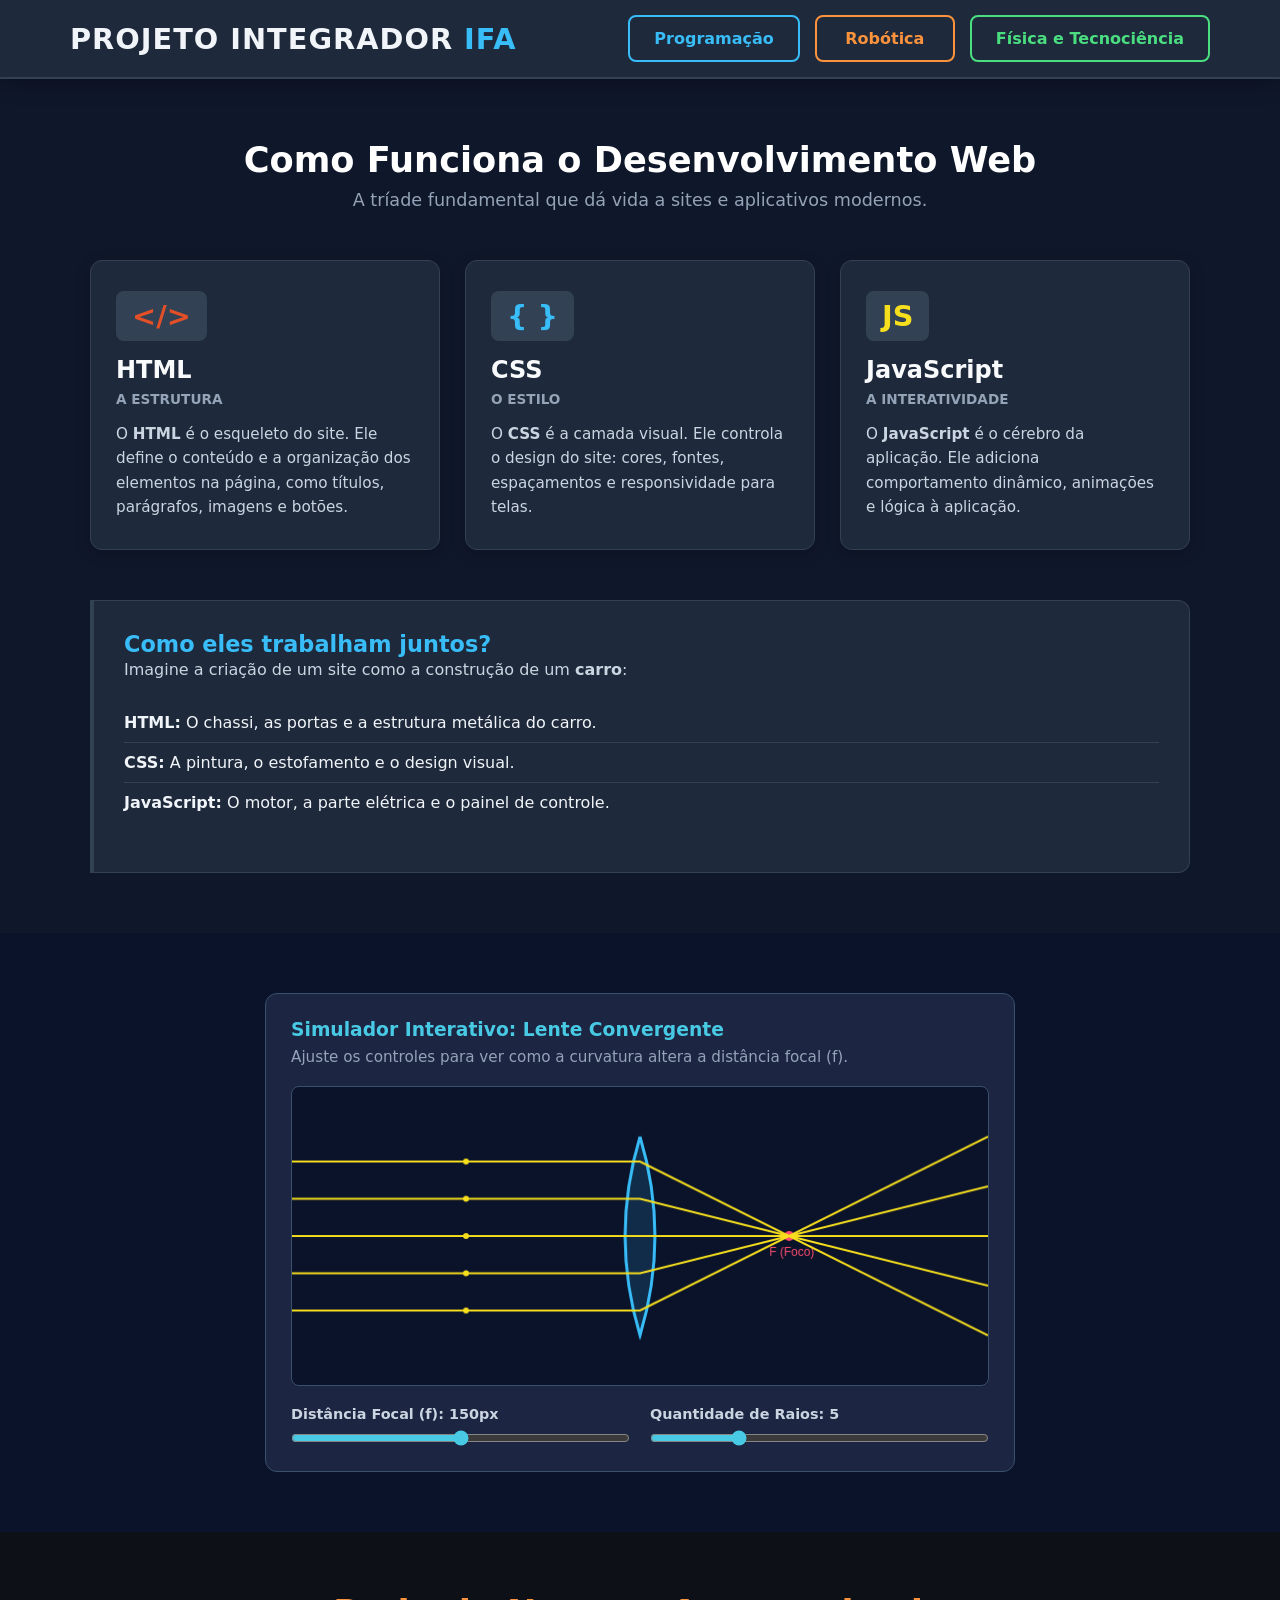
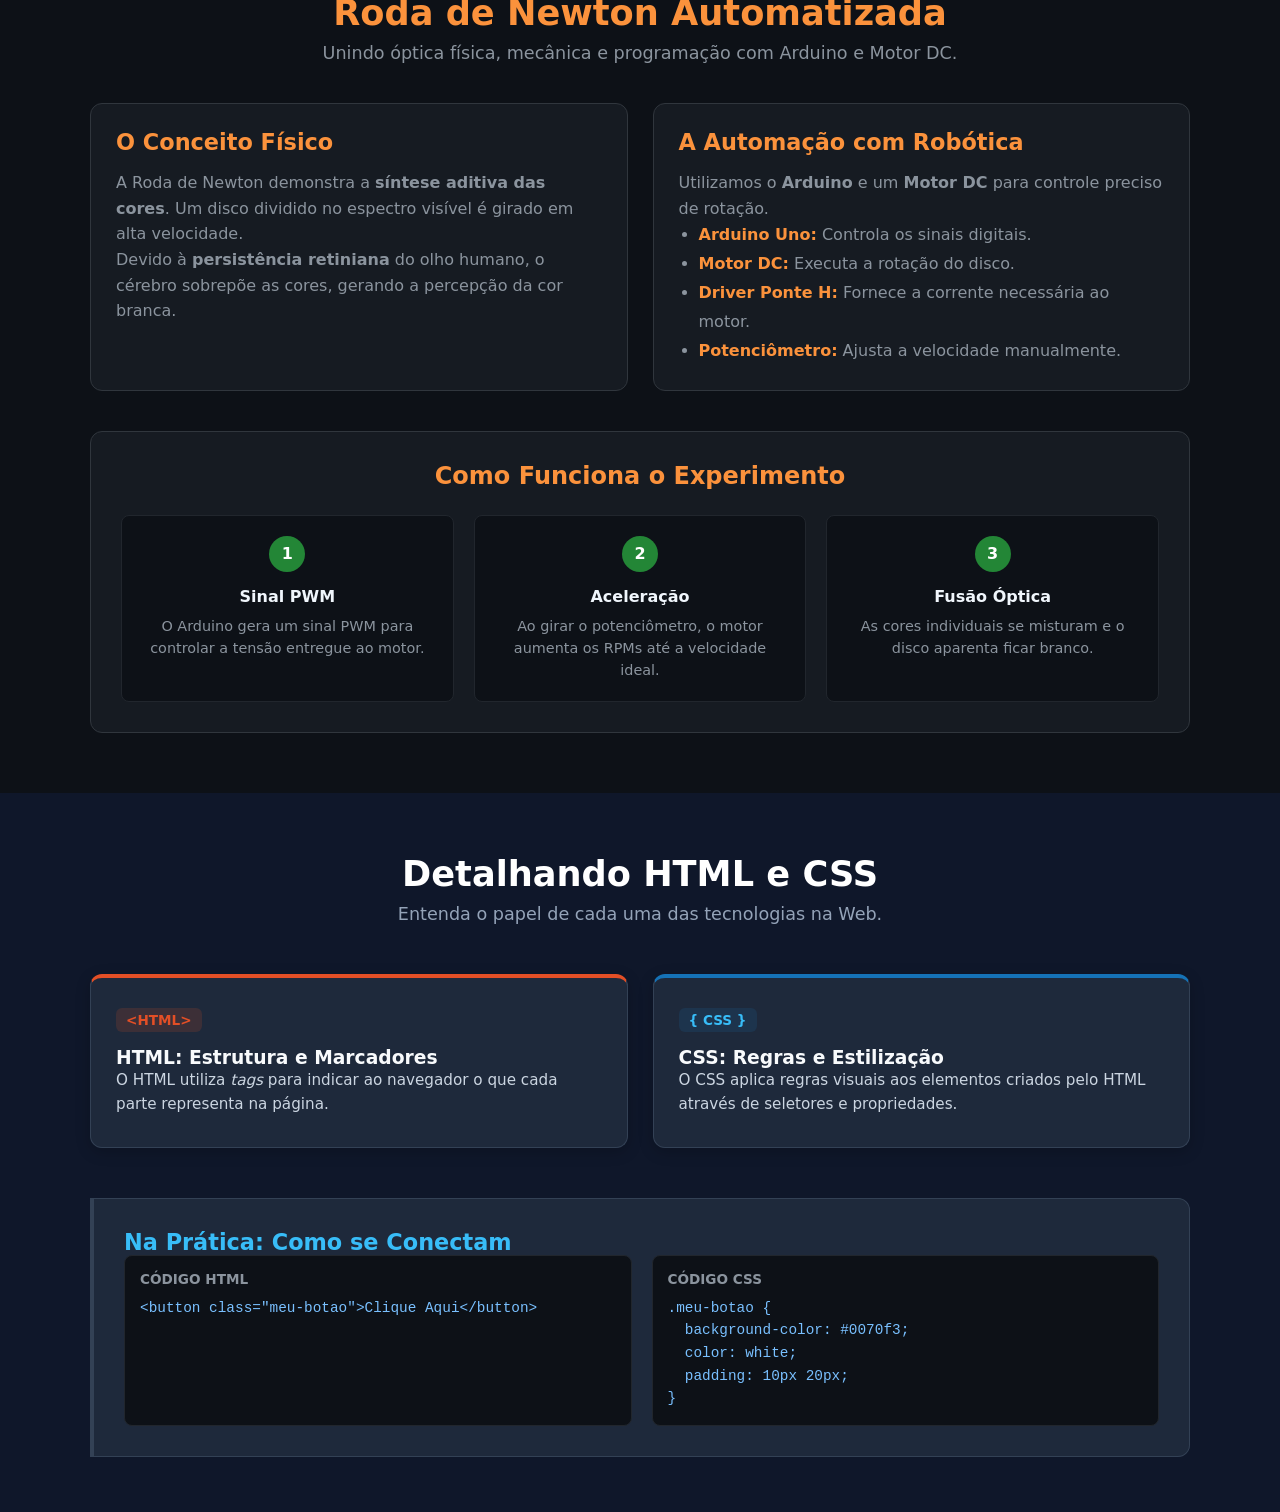
<file: index.html>
<!DOCTYPE html>
<html lang="pt-BR">

<head>
    <meta charset="UTF-8">
    <meta name="viewport" content="width=device-width, initial-scale=1.0">
    <title>Projeto Integrador IFA</title>
    <link rel="stylesheet" href="style.css">
</head>

<body>
    <header class="main-header">
        <div class="header-container">
            <h1 class="main-title">Projeto Integrador <span>IFA</span></h1>
            <nav class="nav-menu">
                <a href="#programacao" class="nav-btn btn-prog">Programação</a>
                <a href="#robotica" class="nav-btn btn-robo">Robótica</a>
                <a href="#fisica" class="nav-btn btn-fisica">Física e Tecnociência</a>
            </nav>
        </div>
    </header>

    <!-- Seção de Programação -->
    <section id="programacao" class="programacao-section">
        <div class="programacao-container">
            <div class="programacao-header">
                <h2>Como Funciona o Desenvolvimento Web</h2>
                <p>A tríade fundamental que dá vida a sites e aplicativos modernos.</p>
            </div>

            <div class="tech-cards">
                <article class="tech-card html-card">
                    <div class="tech-icon">&lt;/&gt;</div>
                    <h3>HTML</h3>
                    <span class="tech-tag">A Estrutura</span>
                    <p>O <strong>HTML</strong> é o esqueleto do site. Ele define o conteúdo e a organização dos elementos na página, como títulos, parágrafos, imagens e botões.</p>
                </article>

                <article class="tech-card css-card">
                    <div class="tech-icon">{ }</div>
                    <h3>CSS</h3>
                    <span class="tech-tag">O Estilo</span>
                    <p>O <strong>CSS</strong> é a camada visual. Ele controla o design do site: cores, fontes, espaçamentos e responsividade para telas.</p>
                </article>

                <article class="tech-card js-card">
                    <div class="tech-icon">JS</div>
                    <h3>JavaScript</h3>
                    <span class="tech-tag">A Interatividade</span>
                    <p>O <strong>JavaScript</strong> é o cérebro da aplicação. Ele adiciona comportamento dinâmico, animações e lógica à aplicação.</p>
                </article>
            </div>

            <div class="trabalho-juntos">
                <h3>Como eles trabalham juntos?</h3>
                <p>Imagine a criação de um site como a construção de um <strong>carro</strong>:</p>
                <ul class="analogia-list">
                    <li><strong>HTML:</strong> O chassi, as portas e a estrutura metálica do carro.</li>
                    <li><strong>CSS:</strong> A pintura, o estofamento e o design visual.</li>
                    <li><strong>JavaScript:</strong> O motor, a parte elétrica e o painel de controle.</li>
                </ul>
            </div>
        </div>
    </section>

    <!-- Seção de Física / Simulador -->
    <section id="fisica" class="fisica-section">
        <div class="simulador-container">
            <h3>Simulador Interativo: Lente Convergente</h3>
            <p>Ajuste os controles para ver como a curvatura altera a distância focal (f).</p>

            <div class="canvas-wrapper">
                <canvas id="lenteCanvas" width="700" height="300"></canvas>
            </div>

            <div class="controles-grid">
                <div class="controle-item">
                    <label for="focoInput">Distância Focal (f): <span id="focoValor">150</span>px</label>
                    <input type="range" id="focoInput" min="50" max="250" value="150" step="5">
                </div>

                <div class="controle-item">
                    <label for="raiosInput">Quantidade de Raios: <span id="raiosValor">5</span></label>
                    <input type="range" id="raiosInput" min="3" max="11" value="5" step="2">
                </div>
            </div>
        </div>
    </section>

    <!-- Seção de Robótica -->
    <section id="robotica" class="robotica-experimento">
        <div class="robotica-container">
            <div class="robotica-header">
                <h2>Roda de Newton Automatizada</h2>
                <p>Unindo óptica física, mecânica e programação com Arduino e Motor DC.</p>
            </div>

            <div class="experimento-grid">
                <div class="experimento-card">
                    <h3>O Conceito Físico</h3>
                    <p>A Roda de Newton demonstra a <strong>síntese aditiva das cores</strong>. Um disco dividido no espectro visível é girado em alta velocidade.</p>
                    <p>Devido à <strong>persistência retiniana</strong> do olho humano, o cérebro sobrepõe as cores, gerando a percepção da cor branca.</p>
                </div>

                <div class="experimento-card">
                    <h3>A Automação com Robótica</h3>
                    <p>Utilizamos o <strong>Arduino</strong> e um <strong>Motor DC</strong> para controle preciso de rotação.</p>
                    <ul class="componentes-list">
                        <li><strong>Arduino Uno:</strong> Controla os sinais digitais.</li>
                        <li><strong>Motor DC:</strong> Executa a rotação do disco.</li>
                        <li><strong>Driver Ponte H:</strong> Fornece a corrente necessária ao motor.</li>
                        <li><strong>Potenciômetro:</strong> Ajusta a velocidade manualmente.</li>
                    </ul>
                </div>
            </div>

            <div class="passo-a-passo">
                <h3>Como Funciona o Experimento</h3>
                <div class="passos-grid">
                    <div class="passo-item">
                        <span class="passo-numero">1</span>
                        <h4>Sinal PWM</h4>
                        <p>O Arduino gera um sinal PWM para controlar a tensão entregue ao motor.</p>
                    </div>
                    <div class="passo-item">
                        <span class="passo-numero">2</span>
                        <h4>Aceleração</h4>
                        <p>Ao girar o potenciômetro, o motor aumenta os RPMs até a velocidade ideal.</p>
                    </div>
                    <div class="passo-item">
                        <span class="passo-numero">3</span>
                        <h4>Fusão Óptica</h4>
                        <p>As cores individuais se misturam e o disco aparenta ficar branco.</p>
                    </div>
                </div>
            </div>
        </div>
    </section>

    <!-- Seção: Entendendo HTML e CSS -->
    <section class="html-css-section">
        <div class="html-css-container">
            <div class="html-css-header">
                <h2>Detalhando HTML e CSS</h2>
                <p>Entenda o papel de cada uma das tecnologias na Web.</p>
            </div>

            <div class="explicacao-grid">
                <article class="explicacao-card html-border">
                    <div class="card-badge badge-html">&lt;HTML&gt;</div>
                    <h3>HTML: Estrutura e Marcadores</h3>
                    <p>O HTML utiliza <em>tags</em> para indicar ao navegador o que cada parte representa na página.</p>
                </article>

                <article class="explicacao-card css-border">
                    <div class="card-badge badge-css">{ CSS }</div>
                    <h3>CSS: Regras e Estilização</h3>
                    <p>O CSS aplica regras visuais aos elementos criados pelo HTML através de seletores e propriedades.</p>
                </article>
            </div>

            <div class="exemplo-codigo">
                <h3>Na Prática: Como se Conectam</h3>
                <div class="codigo-comparacao">
                    <div class="codigo-box">
                        <span class="codigo-titulo">Código HTML</span>
                        <pre><code>&lt;button class="meu-botao"&gt;Clique Aqui&lt;/button&gt;</code></pre>
                    </div>
                    <div class="codigo-box">
                        <span class="codigo-titulo">Código CSS</span>
                        <pre><code>.meu-botao {
  background-color: #0070f3;
  color: white;
  padding: 10px 20px;
}</code></pre>
                    </div>
                </div>
            </div>
        </div>
    </section>

    <script>
        (function() {
            const canvas = document.getElementById('lenteCanvas');
            const ctx = canvas.getContext('2d');

            const focoInput = document.getElementById('focoInput');
            const raiosInput = document.getElementById('raiosInput');
            const focoValor = document.getElementById('focoValor');
            const raiosValor = document.getElementById('raiosValor');

            function desenhar() {
                const f = parseInt(focoInput.value);
                const numRaios = parseInt(raiosInput.value);
                
                focoValor.textContent = f;
                raiosValor.textContent = numRaios;

                const width = canvas.width;
                const height = canvas.height;
                const centroX = width / 2;
                const centroY = height / 2;

                ctx.clearRect(0, 0, width, height);

                ctx.beginPath();
                ctx.setLineDash([5, 5]);
                ctx.strokeStyle = '#475569';
                ctx.lineWidth = 1;
                ctx.moveTo(0, centroY);
                ctx.lineTo(width, centroY);
                ctx.stroke();
                ctx.setLineDash([]);

                const focoX = centroX + f;
                ctx.beginPath();
                ctx.arc(focoX, centroY, 5, 0, Math.PI * 2);
                ctx.fillStyle = '#ff4d6d';
                ctx.fill();
                ctx.font = '12px sans-serif';
                ctx.fillText('F (Foco)', focoX - 20, centroY + 20);

                ctx.beginPath();
                ctx.lineWidth = 3;
                ctx.strokeStyle = '#38bdf8';
                ctx.fillStyle = 'rgba(56, 189, 248, 0.15)';
                
                const curvatura = Math.max(15, 60 - (f / 5)); 
                const alturaLente = 100;

                ctx.moveTo(centroX, centroY - alturaLente);
                ctx.quadraticCurveTo(centroX + curvatura, centroY, centroX, centroY + alturaLente);
                ctx.quadraticCurveTo(centroX - curvatura, centroY, centroX, centroY - alturaLente);
                ctx.fill();
                ctx.stroke();

                const espacamento = (alturaLente * 1.5) / (numRaios - 1 || 1);
                const inicioY = centroY - (alturaLente * 0.75);

                for (let i = 0; i < numRaios; i++) {
                    const y = inicioY + (i * espacamento);

                    ctx.beginPath();
                    ctx.lineWidth = 2;
                    ctx.strokeStyle = '#f7df1e';

                    ctx.moveTo(0, y);
                    ctx.lineTo(centroX, y);

                    const inclinacao = (centroY - y) / (focoX - centroX);
                    const fimX = width;
                    const fimY = y + inclinacao * (fimX - centroX);

                    ctx.lineTo(fimX, fimY);
                    ctx.stroke();

                    ctx.beginPath();
                    ctx.fillStyle = '#f7df1e';
                    ctx.arc(centroX / 2, y, 3, 0, Math.PI * 2);
                    ctx.fill();
                }
            }

            focoInput.addEventListener('input', desenhar);
            raiosInput.addEventListener('input', desenhar);

            desenhar();
        })();
    </script>
</body>

</html>
</file>
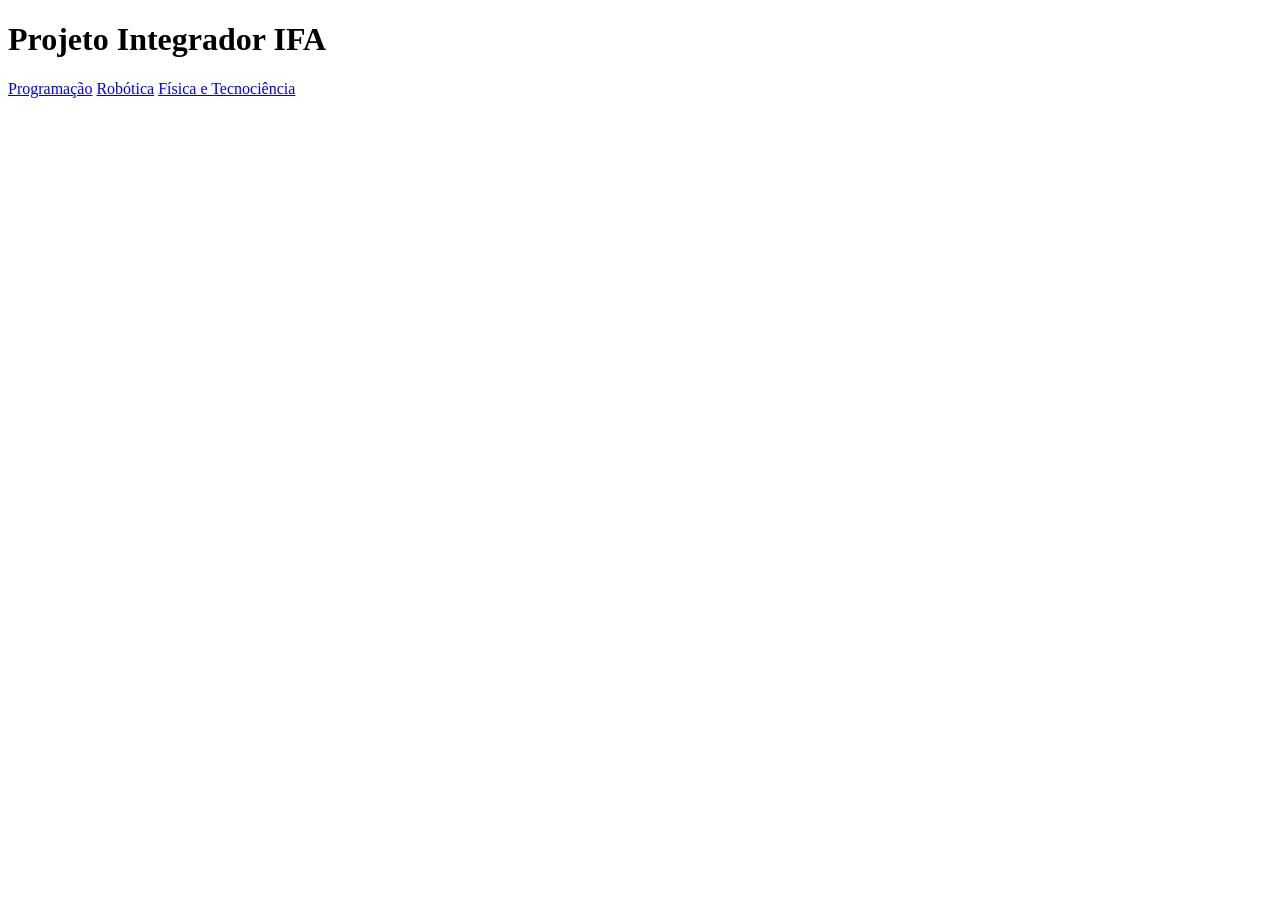
<file: inde.html>
<!DOCTYPE html>
<html lang="en">
<head>
    <meta charset="UTF-8">
    <meta name="viewport" content="width=device-width, initial-scale=1.0">
    <title>Document</title>
</head>
<body>
    
</body>
</html><header class="main-header">
        <div class="header-container">
            <h1 class="main-title">Projeto Integrador <span>IFA</span></h1>
            <nav class="nav-menu">
                <a href="#programacao" class="nav-btn btn-prog">Programação</a>
                <a href="#robotica" class="nav-btn btn-robo">Robótica</a>
                <a href="#fisica" class="nav-btn btn-fisica">Física e Tecnociência</a>
            </nav>
        </div>
    </header>
</file>
<file: style.css>
/* Configurações Gerais e Reset */
* {
    margin: 0;
    padding: 0;
    box-sizing: border-box;
    font-family: system-ui, -apple-system, BlinkMacSystemFont, 'Segoe UI', Roboto, sans-serif;
}

body {
    background-color: #0f172a;
    color: #f8fafc;
    scroll-behavior: smooth;
}

/* Cabeçalho Principal */
.main-header {
    background-color: #1e293b;
    box-shadow: 0 4px 20px rgba(0, 0, 0, 0.3);
    position: sticky;
    top: 0;
    z-index: 1000;
    border-bottom: 2px solid #334155;
}

.header-container {
    max-width: 1200px;
    margin: 0 auto;
    padding: 20px;
    display: flex;
    flex-direction: column;
    align-items: center;
    gap: 20px;
}

.main-title {
    font-size: 1.8rem;
    font-weight: 700;
    color: #f1f5f9;
    letter-spacing: 1px;
    text-transform: uppercase;
}

.main-title span {
    color: #38bdf8;
}

.nav-menu {
    display: flex;
    gap: 15px;
    flex-wrap: wrap;
    justify-content: center;
}

.nav-btn {
    text-decoration: none;
    font-weight: 600;
    font-size: 1rem;
    padding: 12px 24px;
    border-radius: 8px;
    transition: all 0.3s ease;
    text-align: center;
    min-width: 140px;
}

.btn-prog {
    background-color: transparent;
    color: #38bdf8;
    border: 2px solid #38bdf8;
}

.btn-prog:hover {
    background-color: #38bdf8;
    color: #0f172a;
    box-shadow: 0 0 15px rgba(56, 189, 248, 0.4);
}

.btn-robo {
    background-color: transparent;
    color: #fb923c;
    border: 2px solid #fb923c;
}

.btn-robo:hover {
    background-color: #fb923c;
    color: #0f172a;
    box-shadow: 0 0 15px rgba(251, 146, 60, 0.4);
}

.btn-fisica {
    background-color: transparent;
    color: #4ade80;
    border: 2px solid #4ade80;
}

.btn-fisica:hover {
    background-color: #4ade80;
    color: #0f172a;
    box-shadow: 0 0 15px rgba(74, 222, 128, 0.4);
}

/* Seção de Programação */
.programacao-section,
.html-css-section {
    padding: 60px 20px;
    background-color: #0f172a;
}

.programacao-container,
.html-css-container {
    max-width: 1100px;
    margin: 0 auto;
}

.programacao-header,
.html-css-header {
    text-align: center;
    margin-bottom: 50px;
}

.programacao-header h2,
.html-css-header h2 {
    font-size: 2.2rem;
    color: #ffffff;
    margin-bottom: 10px;
}

.programacao-header p,
.html-css-header p {
    color: #94a3b8;
    font-size: 1.1rem;
}

.tech-cards,
.explicacao-grid {
    display: grid;
    grid-template-columns: repeat(auto-fit, minmax(280px, 1fr));
    gap: 25px;
    margin-bottom: 50px;
}

.tech-card,
.explicacao-card {
    background: #1e293b;
    border-radius: 12px;
    padding: 30px 25px;
    box-shadow: 0 4px 15px rgba(0, 0, 0, 0.2);
    border: 1px solid #334155;
    transition: transform 0.3s ease, border-color 0.3s ease;
}

.tech-card:hover {
    transform: translateY(-5px);
}

.html-card:hover {
    border-color: #e34f26;
}

.css-card:hover {
    border-color: #1572b6;
}

.js-card:hover {
    border-color: #f7df1e;
}

.tech-icon {
    font-size: 1.8rem;
    font-weight: bold;
    margin-bottom: 15px;
    display: inline-block;
    padding: 8px 16px;
    border-radius: 8px;
    background: #334155;
}

.html-card .tech-icon {
    color: #e34f26;
}

.css-card .tech-icon {
    color: #38bdf8;
}

.js-card .tech-icon {
    color: #f7df1e;
}

.tech-card h3 {
    font-size: 1.5rem;
    margin: 0 0 5px 0;
}

.tech-tag {
    display: inline-block;
    font-size: 0.85rem;
    font-weight: 600;
    text-transform: uppercase;
    color: #94a3b8;
    margin-bottom: 15px;
}

.tech-card p,
.explicacao-card p {
    color: #cbd5e1;
    line-height: 1.6;
    font-size: 0.95rem;
}

.trabalho-juntos,
.exemplo-codigo {
    background: #1e293b;
    border-left: 4px solid #38bdf8;
    padding: 30px;
    border-radius: 0 12px 12px 0;
    border: 1px solid #334155;
    border-left-width: 4px;
}

.trabalho-juntos h3,
.exemplo-codigo h3 {
    font-size: 1.4rem;
    margin-top: 0;
    color: #38bdf8;
}

.trabalho-juntos p,
.exemplo-codigo p {
    color: #cbd5e1;
    line-height: 1.6;
}

.analogia-list,
.recursos-lista {
    list-style: none;
    padding: 0;
    margin: 20px 0;
}

.analogia-list li {
    padding: 10px 0;
    border-bottom: 1px solid #334155;
    color: #f1f5f9;
}

.analogia-list li:last-child {
    border-bottom: none;
}

/* Seção de Física / Simulador */
.fisica-section {
    padding: 60px 20px;
    background-color: #0b132b;
}

.simulador-container {
    background: #1c2541;
    border: 1px solid #3a506b;
    border-radius: 12px;
    padding: 25px;
    max-width: 750px;
    margin: 0 auto;
    color: #e0e1dd;
}

.simulador-container h3 {
    color: #48cae4;
    margin-top: 0;
    margin-bottom: 8px;
}

.simulador-container p {
    color: #94a3b8;
    font-size: 0.95rem;
    margin-bottom: 20px;
}

.canvas-wrapper {
    background: #0b132b;
    border-radius: 8px;
    overflow: hidden;
    border: 1px solid #3a506b;
    display: flex;
    justify-content: center;
}

canvas {
    display: block;
    max-width: 100%;
    height: auto;
}

.controles-grid {
    display: grid;
    grid-template-columns: repeat(auto-fit, minmax(250px, 1fr));
    gap: 20px;
    margin-top: 20px;
}

.controle-item {
    display: flex;
    flex-direction: column;
    gap: 8px;
}

.controle-item label {
    font-size: 0.9rem;
    font-weight: 600;
    color: #cbd5e1;
}

.controle-item input[type="range"] {
    accent-color: #48cae4;
    cursor: pointer;
}

/* Seção de Robótica */
.robotica-experimento {
    padding: 60px 20px;
    background-color: #0d1117;
    color: #c9d1d9;
}

.robotica-container {
    max-width: 1100px;
    margin: 0 auto;
}

.robotica-header {
    text-align: center;
    margin-bottom: 40px;
}

.robotica-header h2 {
    font-size: 2.2rem;
    color: #fb923c;
    margin-bottom: 10px;
}

.robotica-header p {
    color: #8b949e;
    font-size: 1.1rem;
}

.experimento-grid {
    display: grid;
    grid-template-columns: repeat(auto-fit, minmax(300px, 1fr));
    gap: 25px;
    margin-bottom: 40px;
}

.experimento-card {
    background: #161b22;
    border: 1px solid #30363d;
    border-radius: 12px;
    padding: 25px;
}

.experimento-card h3 {
    color: #fb923c;
    font-size: 1.4rem;
    margin-top: 0;
    margin-bottom: 15px;
}

.experimento-card p {
    line-height: 1.6;
    color: #8b949e;
}

.componentes-list {
    padding-left: 20px;
    line-height: 1.8;
    color: #8b949e;
}

.componentes-list strong {
    color: #fb923c;
}

.passo-a-passo {
    background: #161b22;
    border: 1px solid #30363d;
    border-radius: 12px;
    padding: 30px;
}

.passo-a-passo h3 {
    color: #fb923c;
    font-size: 1.5rem;
    margin-top: 0;
    margin-bottom: 25px;
    text-align: center;
}

.passos-grid {
    display: grid;
    grid-template-columns: repeat(auto-fit, minmax(220px, 1fr));
    gap: 20px;
}

.passo-item {
    background: #0d1117;
    border: 1px solid #21262d;
    border-radius: 8px;
    padding: 20px;
    text-align: center;
}

.passo-numero {
    display: inline-block;
    width: 36px;
    height: 36px;
    line-height: 36px;
    background-color: #238636;
    color: #ffffff;
    font-weight: bold;
    border-radius: 50%;
    margin-bottom: 15px;
}

.passo-item h4 {
    color: #f0f6fc;
    margin: 0 0 10px 0;
}

.passo-item p {
    color: #8b949e;
    font-size: 0.9rem;
    line-height: 1.5;
    margin: 0;
}

/* Blocos de Código em Exemplo */
.html-border {
    border-top: 4px solid #e34f26;
}

.css-border {
    border-top: 4px solid #1572b6;
}

.card-badge {
    display: inline-block;
    font-weight: bold;
    font-size: 0.85rem;
    padding: 4px 10px;
    border-radius: 6px;
    margin-bottom: 15px;
}

.badge-html {
    background: rgba(227, 79, 38, 0.15);
    color: #e34f26;
}

.badge-css {
    background: rgba(21, 114, 182, 0.15);
    color: #38bdf8;
}

.codigo-comparacao {
    display: grid;
    grid-template-columns: repeat(auto-fit, minmax(280px, 1fr));
    gap: 20px;
}

.codigo-box {
    background: #0d1117;
    border: 1px solid #21262d;
    border-radius: 8px;
    padding: 15px;
}

.codigo-titulo {
    display: block;
    font-size: 0.85rem;
    font-weight: 600;
    color: #8b949e;
    margin-bottom: 10px;
    text-transform: uppercase;
}

pre {
    margin: 0;
    overflow-x: auto;
}

code {
    font-family: ui-monospace, SFMono-Regular, Consolas, monospace;
    color: #79c0ff;
    font-size: 0.9rem;
    line-height: 1.5;
}

@media (min-width: 768px) {
    .header-container {
        flex-direction: row;
        justify-content: space-between;
        padding: 15px 30px;
    }
}
</file>
